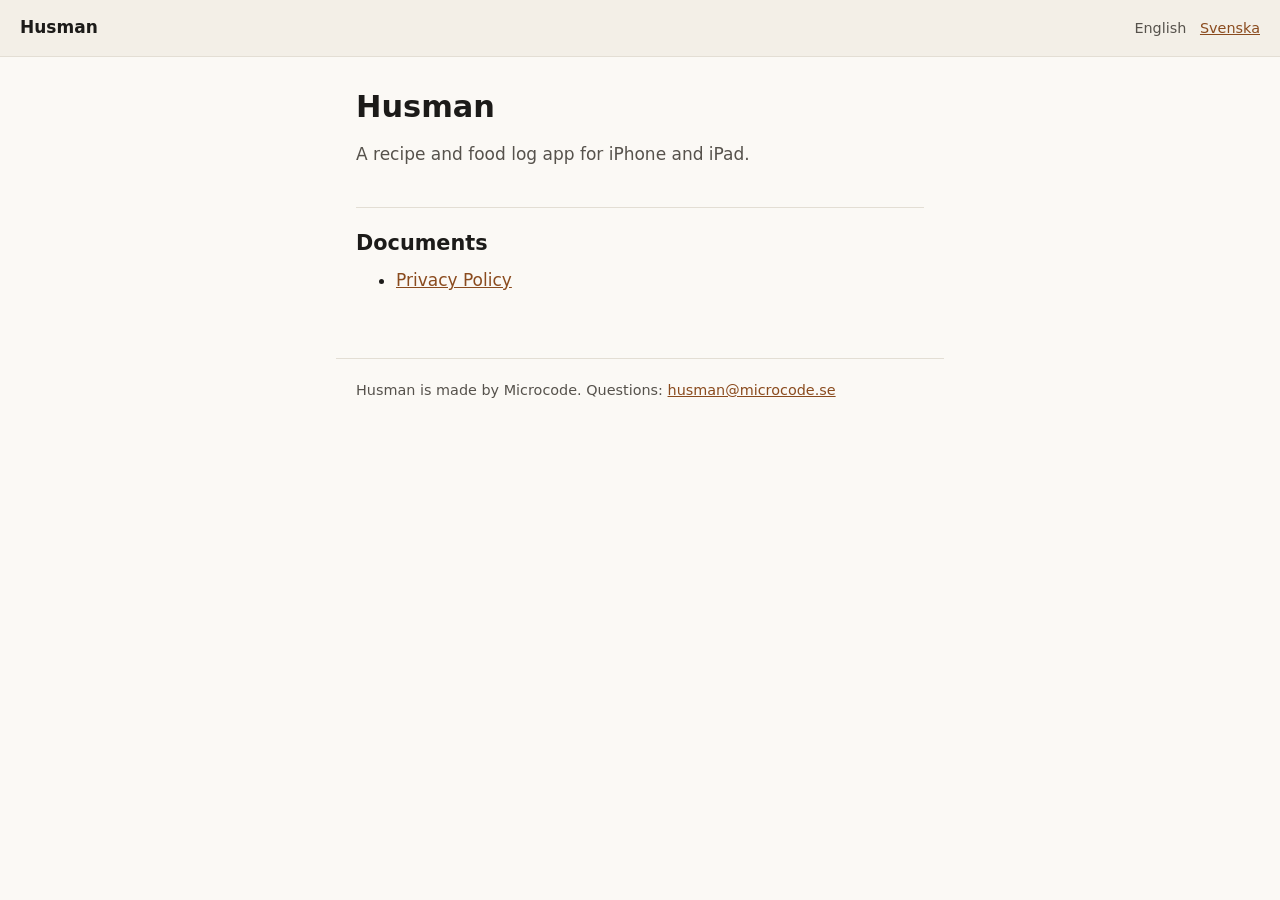
<file: index.html>
<!DOCTYPE html>
<html lang="en">
  <head>
    <meta charset="utf-8">
    <meta name="viewport" content="width=device-width, initial-scale=1">
    <title>Husman</title>
    <meta name="description" content="Husman is a recipe and food log app for iPhone and iPad.">
    <meta name="color-scheme" content="light dark">
    <link rel="canonical" href="https://husman.microcode.se/">
    <link rel="alternate" hreflang="en" href="https://husman.microcode.se/">
    <link rel="alternate" hreflang="x-default" href="https://husman.microcode.se/">
    <link rel="alternate" hreflang="sv" href="https://husman.microcode.se/sv/">
    <link rel="stylesheet" href="/assets/style.css">
  </head>
  <body>
    <header class="bar">
      <!-- The name again, for the eye only: the heading below says it to a
           screen reader, and on this page it links nowhere. -->
      <span class="home" aria-hidden="true">Husman</span>
      <nav class="languages" aria-label="Language">
        <span class="current" lang="en" aria-current="true">English</span>
        <a href="/sv/" lang="sv" hreflang="sv">Svenska</a>
      </nav>
    </header>
    <main>
      <h1>Husman</h1>
      <p class="tagline">A recipe and food log app for iPhone and iPad.</p>
      <h2>Documents</h2>
      <ul>
        <li><a href="/privacy/">Privacy Policy</a></li>
      </ul>
    </main>
    <footer>
      <p>Husman is made by Microcode. Questions: <a href="mailto:husman@microcode.se">husman@microcode.se</a></p>
    </footer>
  </body>
</html>
</file>
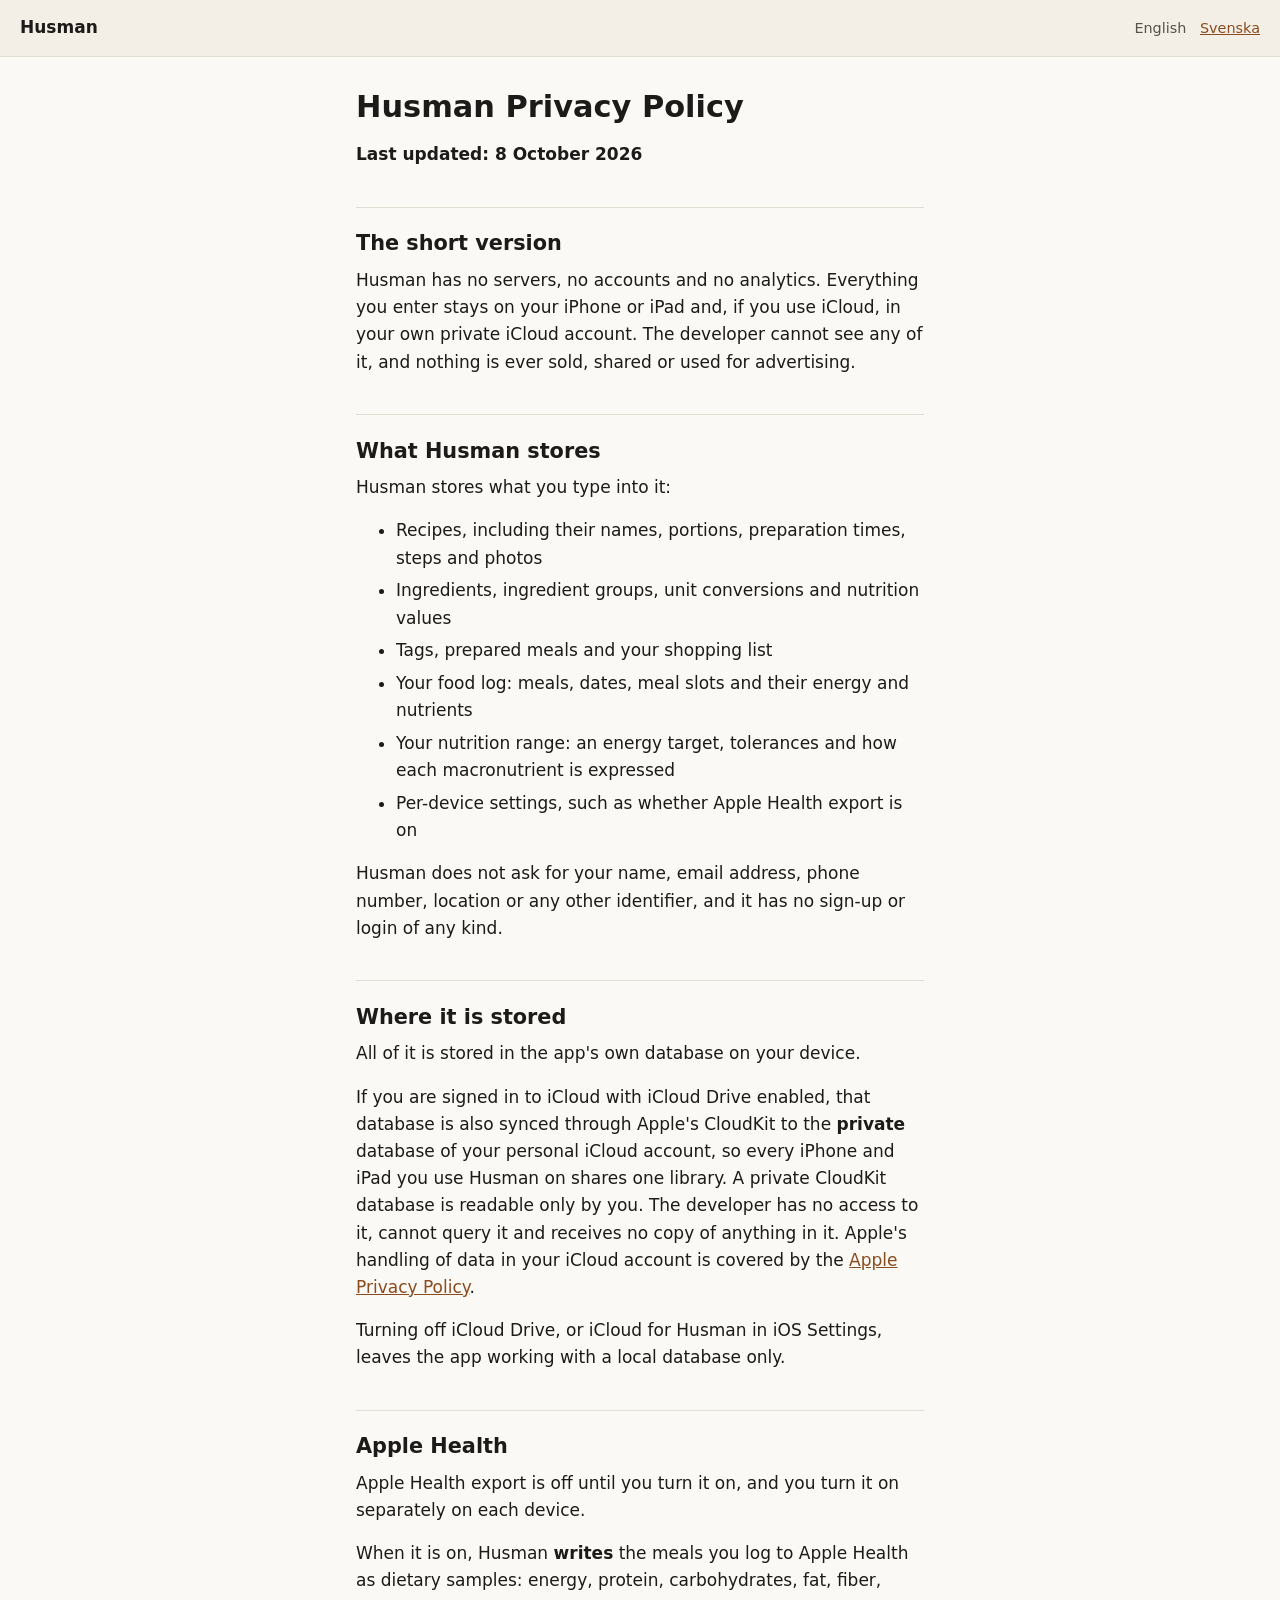
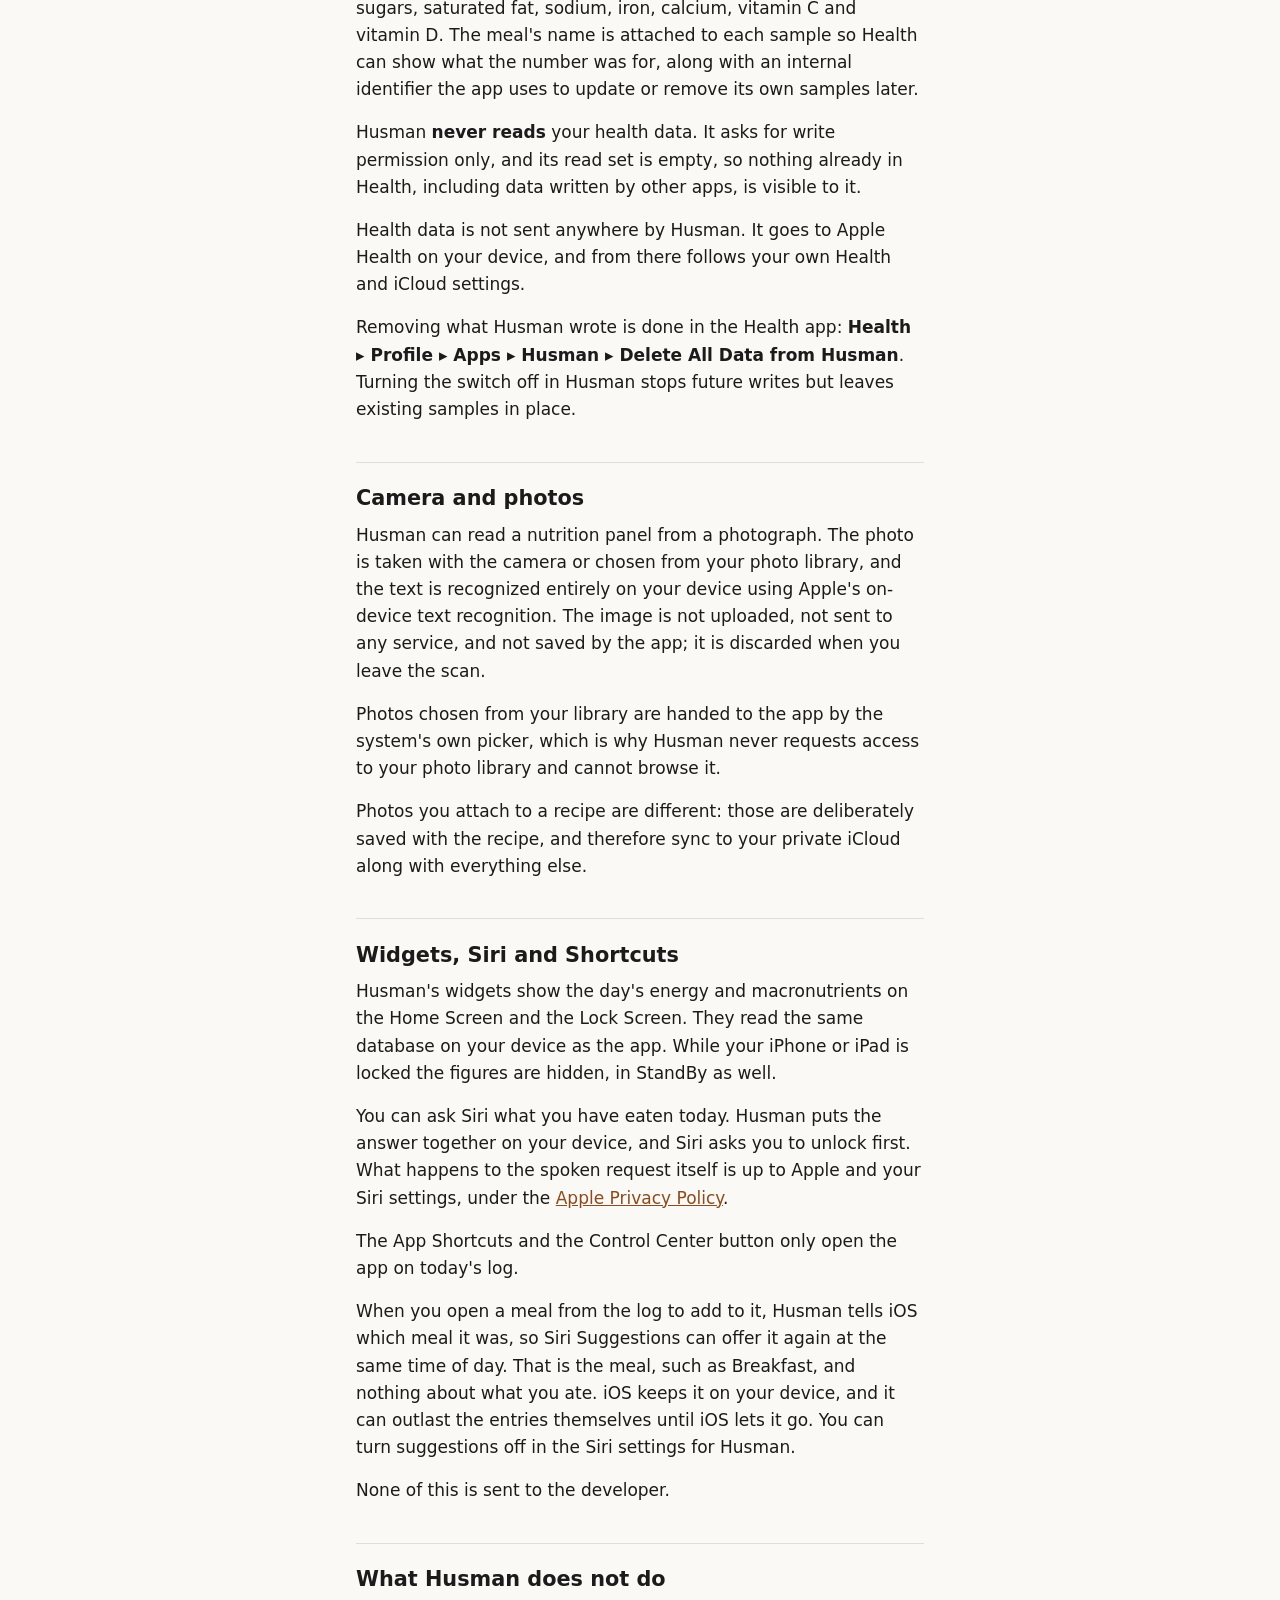
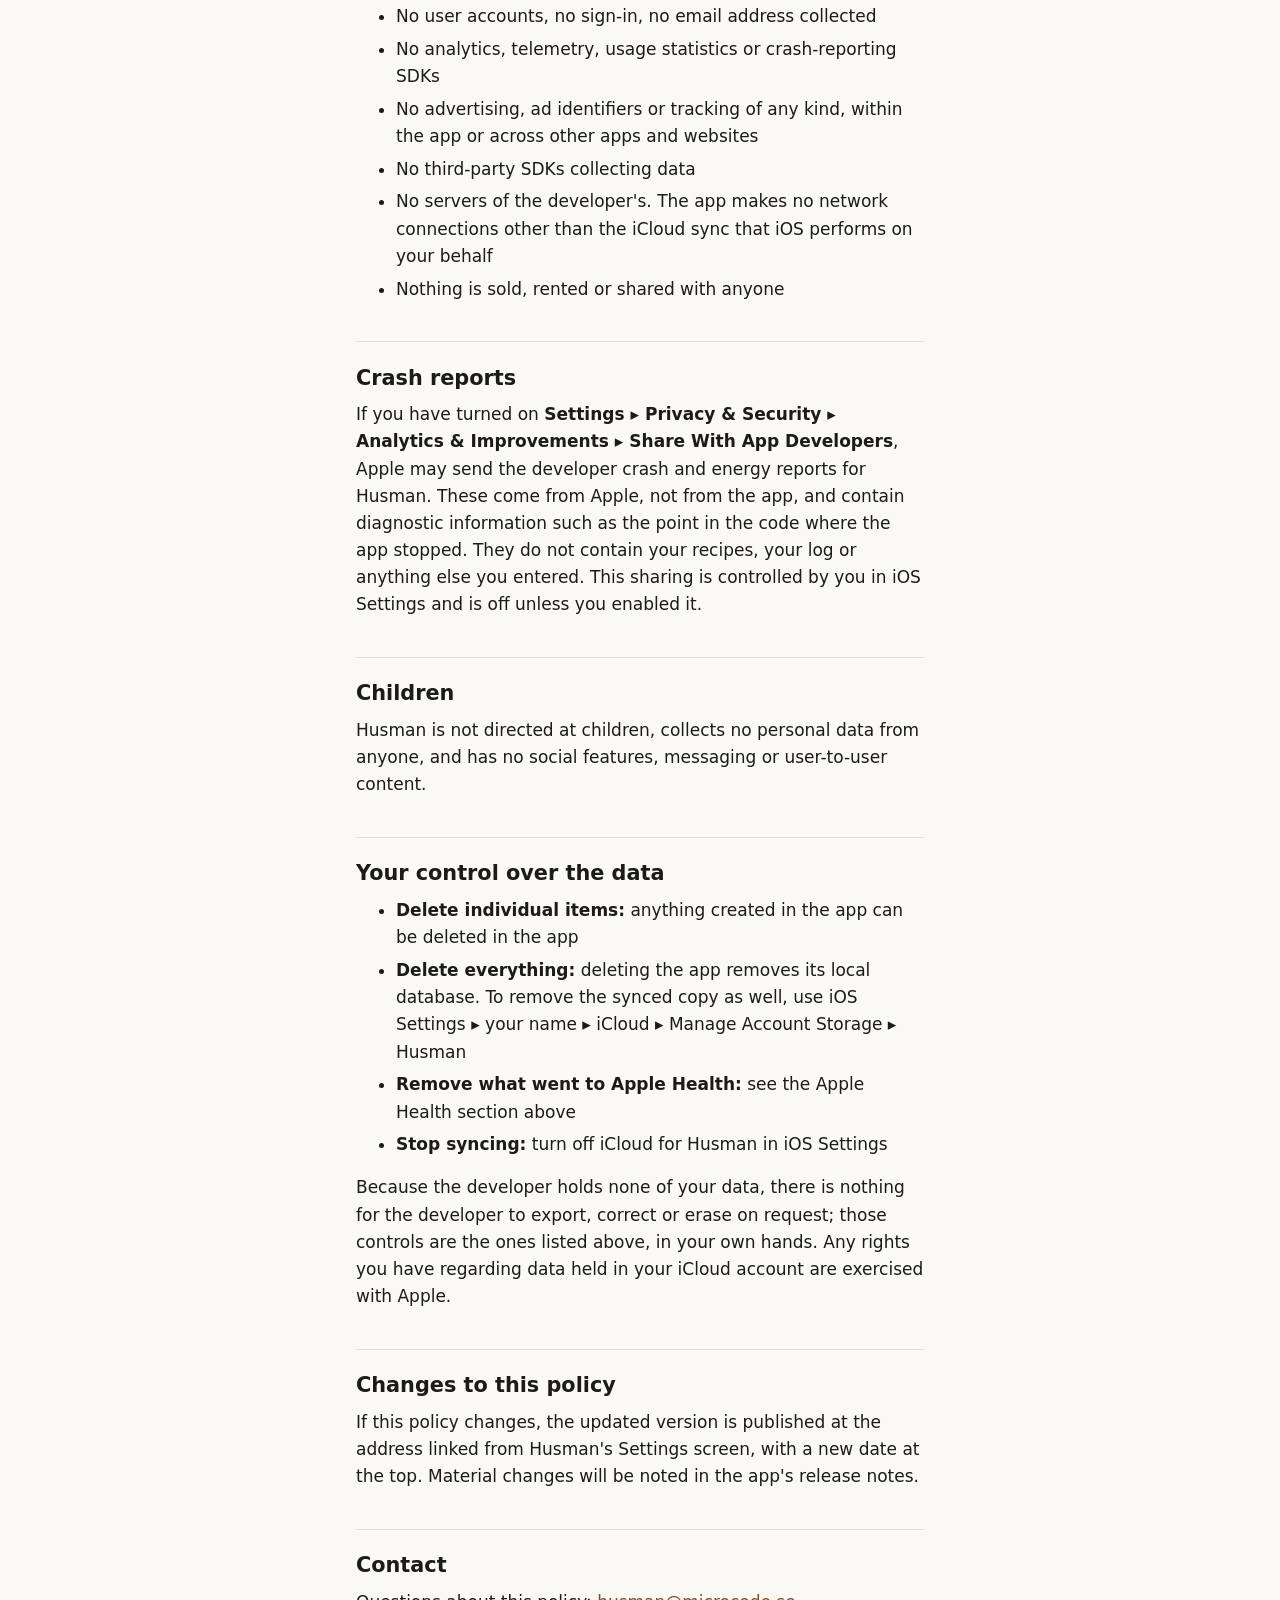
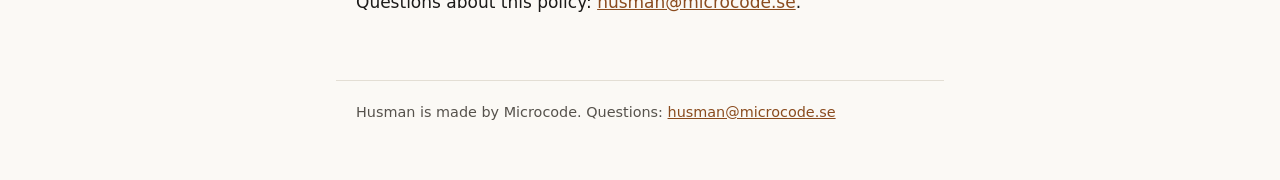
<file: privacy/index.html>
<!DOCTYPE html>
<html lang="en">
  <head>
    <meta charset="utf-8">
    <meta name="viewport" content="width=device-width, initial-scale=1">
    <title>Privacy Policy | Husman</title>
    <meta name="description" content="How Husman handles your data: no servers, no accounts, no analytics.">
    <meta name="color-scheme" content="light dark">
    <link rel="canonical" href="https://husman.microcode.se/privacy/">
    <link rel="alternate" hreflang="en" href="https://husman.microcode.se/privacy/">
    <link rel="alternate" hreflang="x-default" href="https://husman.microcode.se/privacy/">
    <link rel="alternate" hreflang="sv" href="https://husman.microcode.se/sv/privacy/">
    <link rel="stylesheet" href="/assets/style.css">
  </head>
  <body>
    <header class="bar">
      <a class="home" href="/">Husman</a>
      <nav class="languages" aria-label="Language">
        <span class="current" lang="en" aria-current="true">English</span>
        <a href="/sv/privacy/" lang="sv" hreflang="sv">Svenska</a>
      </nav>
    </header>
    <main>
<h1>Husman Privacy Policy</h1>
<p><strong>Last updated: 8 October 2026</strong></p>
<h2 id="the-short-version">The short version</h2>
<p>Husman has no servers, no accounts and no analytics. Everything you enter stays on your iPhone or iPad and, if you use iCloud, in your own private iCloud account. The developer cannot see any of it, and nothing is ever sold, shared or used for advertising.</p>
<h2 id="what-husman-stores">What Husman stores</h2>
<p>Husman stores what you type into it:</p>
<ul>
<li>Recipes, including their names, portions, preparation times, steps and photos</li>
<li>Ingredients, ingredient groups, unit conversions and nutrition values</li>
<li>Tags, prepared meals and your shopping list</li>
<li>Your food log: meals, dates, meal slots and their energy and nutrients</li>
<li>Your nutrition range: an energy target, tolerances and how each macronutrient is expressed</li>
<li>Per-device settings, such as whether Apple Health export is on</li>
</ul>
<p>Husman does not ask for your name, email address, phone number, location or any other identifier, and it has no sign-up or login of any kind.</p>
<h2 id="where-it-is-stored">Where it is stored</h2>
<p>All of it is stored in the app's own database on your device.</p>
<p>If you are signed in to iCloud with iCloud Drive enabled, that database is also synced through Apple's CloudKit to the <strong>private</strong> database of your personal iCloud account, so every iPhone and iPad you use Husman on shares one library. A private CloudKit database is readable only by you. The developer has no access to it, cannot query it and receives no copy of anything in it. Apple's handling of data in your iCloud account is covered by the <a href="https://www.apple.com/legal/privacy/">Apple Privacy Policy</a>.</p>
<p>Turning off iCloud Drive, or iCloud for Husman in iOS Settings, leaves the app working with a local database only.</p>
<h2 id="apple-health">Apple Health</h2>
<p>Apple Health export is off until you turn it on, and you turn it on separately on each device.</p>
<p>When it is on, Husman <strong>writes</strong> the meals you log to Apple Health as dietary samples: energy, protein, carbohydrates, fat, fiber, sugars, saturated fat, sodium, iron, calcium, vitamin C and vitamin D. The meal's name is attached to each sample so Health can show what the number was for, along with an internal identifier the app uses to update or remove its own samples later.</p>
<p>Husman <strong>never reads</strong> your health data. It asks for write permission only, and its read set is empty, so nothing already in Health, including data written by other apps, is visible to it.</p>
<p>Health data is not sent anywhere by Husman. It goes to Apple Health on your device, and from there follows your own Health and iCloud settings.</p>
<p>Removing what Husman wrote is done in the Health app: <strong>Health <span aria-hidden="true">▸</span><span class="visually-hidden">,</span> Profile <span aria-hidden="true">▸</span><span class="visually-hidden">,</span> Apps <span aria-hidden="true">▸</span><span class="visually-hidden">,</span> Husman <span aria-hidden="true">▸</span><span class="visually-hidden">,</span> Delete All Data from Husman</strong>. Turning the switch off in Husman stops future writes but leaves existing samples in place.</p>
<h2 id="camera-and-photos">Camera and photos</h2>
<p>Husman can read a nutrition panel from a photograph. The photo is taken with the camera or chosen from your photo library, and the text is recognized entirely on your device using Apple's on-device text recognition. The image is not uploaded, not sent to any service, and not saved by the app; it is discarded when you leave the scan.</p>
<p>Photos chosen from your library are handed to the app by the system's own picker, which is why Husman never requests access to your photo library and cannot browse it.</p>
<p>Photos you attach to a recipe are different: those are deliberately saved with the recipe, and therefore sync to your private iCloud along with everything else.</p>
<h2 id="widgets-siri-and-shortcuts">Widgets, Siri and Shortcuts</h2>
<p>Husman's widgets show the day's energy and macronutrients on the Home Screen and the Lock Screen. They read the same database on your device as the app. While your iPhone or iPad is locked the figures are hidden, in StandBy as well.</p>
<p>You can ask Siri what you have eaten today. Husman puts the answer together on your device, and Siri asks you to unlock first. What happens to the spoken request itself is up to Apple and your Siri settings, under the <a href="https://www.apple.com/legal/privacy/">Apple Privacy Policy</a>.</p>
<p>The App Shortcuts and the Control Center button only open the app on today's log.</p>
<p>When you open a meal from the log to add to it, Husman tells iOS which meal it was, so Siri Suggestions can offer it again at the same time of day. That is the meal, such as Breakfast, and nothing about what you ate. iOS keeps it on your device, and it can outlast the entries themselves until iOS lets it go. You can turn suggestions off in the Siri settings for Husman.</p>
<p>None of this is sent to the developer.</p>
<h2 id="what-husman-does-not-do">What Husman does not do</h2>
<ul>
<li>No user accounts, no sign-in, no email address collected</li>
<li>No analytics, telemetry, usage statistics or crash-reporting SDKs</li>
<li>No advertising, ad identifiers or tracking of any kind, within the app or across other apps and websites</li>
<li>No third-party SDKs collecting data</li>
<li>No servers of the developer's. The app makes no network connections other than the iCloud sync that iOS performs on your behalf</li>
<li>Nothing is sold, rented or shared with anyone</li>
</ul>
<h2 id="crash-reports">Crash reports</h2>
<p>If you have turned on <strong>Settings <span aria-hidden="true">▸</span><span class="visually-hidden">,</span> Privacy &amp; Security <span aria-hidden="true">▸</span><span class="visually-hidden">,</span> Analytics &amp; Improvements <span aria-hidden="true">▸</span><span class="visually-hidden">,</span> Share With App Developers</strong>, Apple may send the developer crash and energy reports for Husman. These come from Apple, not from the app, and contain diagnostic information such as the point in the code where the app stopped. They do not contain your recipes, your log or anything else you entered. This sharing is controlled by you in iOS Settings and is off unless you enabled it.</p>
<h2 id="children">Children</h2>
<p>Husman is not directed at children, collects no personal data from anyone, and has no social features, messaging or user-to-user content.</p>
<h2 id="your-control-over-the-data">Your control over the data</h2>
<ul>
<li><strong>Delete individual items:</strong> anything created in the app can be deleted in the app</li>
<li><strong>Delete everything:</strong> deleting the app removes its local database. To remove the synced copy as well, use iOS Settings <span aria-hidden="true">▸</span><span class="visually-hidden">,</span> your name <span aria-hidden="true">▸</span><span class="visually-hidden">,</span> iCloud <span aria-hidden="true">▸</span><span class="visually-hidden">,</span> Manage Account Storage <span aria-hidden="true">▸</span><span class="visually-hidden">,</span> Husman</li>
<li><strong>Remove what went to Apple Health:</strong> see the Apple Health section above</li>
<li><strong>Stop syncing:</strong> turn off iCloud for Husman in iOS Settings</li>
</ul>
<p>Because the developer holds none of your data, there is nothing for the developer to export, correct or erase on request; those controls are the ones listed above, in your own hands. Any rights you have regarding data held in your iCloud account are exercised with Apple.</p>
<h2 id="changes-to-this-policy">Changes to this policy</h2>
<p>If this policy changes, the updated version is published at the address linked from Husman's Settings screen, with a new date at the top. Material changes will be noted in the app's release notes.</p>
<h2 id="contact">Contact</h2>
<p>Questions about this policy: <a href="mailto:husman@microcode.se">husman@microcode.se</a>.</p>
    </main>
    <footer>
      <p>Husman is made by Microcode. Questions: <a href="mailto:husman@microcode.se">husman@microcode.se</a></p>
    </footer>
  </body>
</html>
</file>
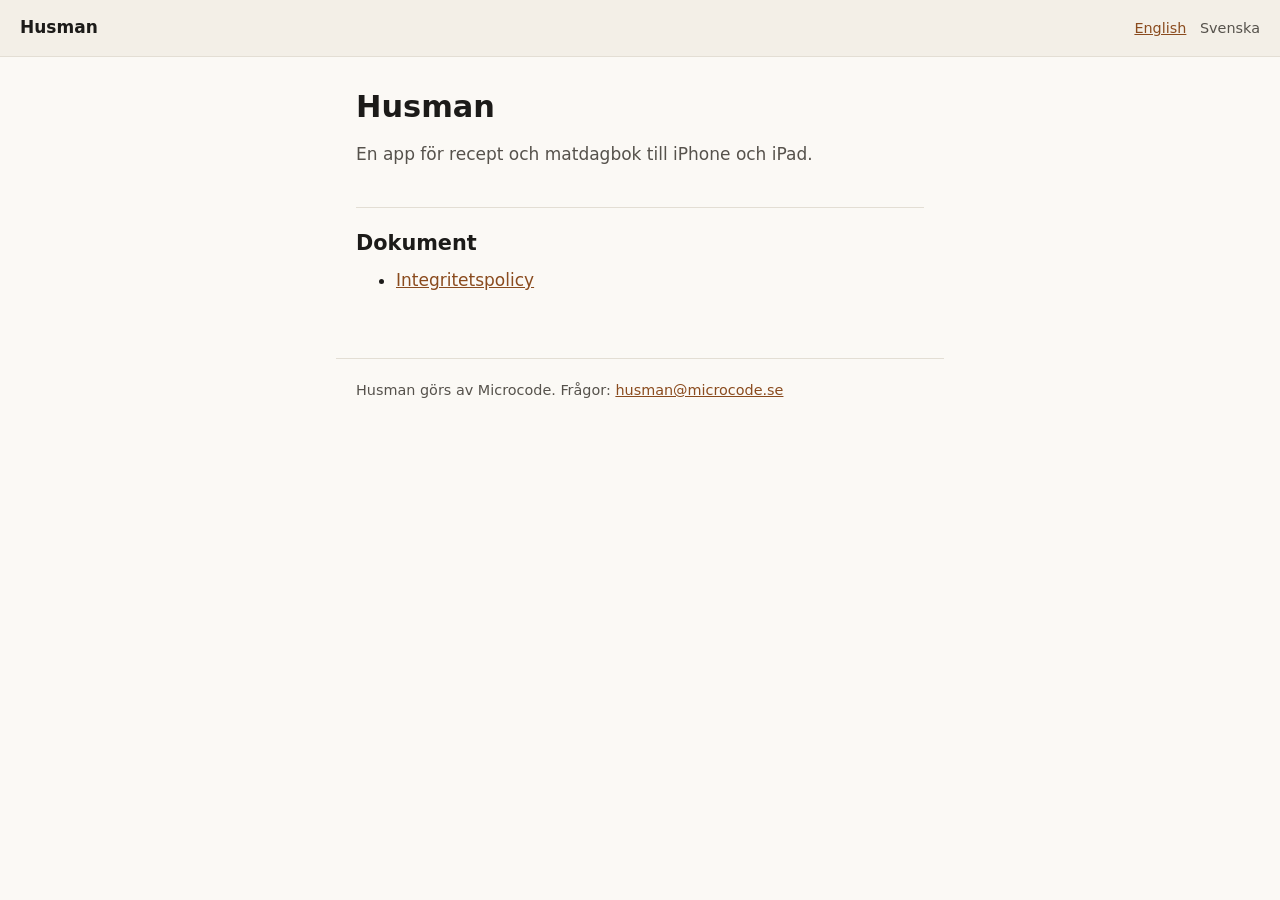
<file: sv/index.html>
<!DOCTYPE html>
<html lang="sv">
  <head>
    <meta charset="utf-8">
    <meta name="viewport" content="width=device-width, initial-scale=1">
    <title>Husman</title>
    <meta name="description" content="Husman är en app för recept och matdagbok till iPhone och iPad.">
    <meta name="color-scheme" content="light dark">
    <link rel="canonical" href="https://husman.microcode.se/sv/">
    <link rel="alternate" hreflang="en" href="https://husman.microcode.se/">
    <link rel="alternate" hreflang="x-default" href="https://husman.microcode.se/">
    <link rel="alternate" hreflang="sv" href="https://husman.microcode.se/sv/">
    <link rel="stylesheet" href="/assets/style.css">
  </head>
  <body>
    <header class="bar">
      <!-- The name again, for the eye only: the heading below says it to a
           screen reader, and on this page it links nowhere. -->
      <span class="home" aria-hidden="true">Husman</span>
      <nav class="languages" aria-label="Språk">
        <a href="/" lang="en" hreflang="en">English</a>
        <span class="current" lang="sv" aria-current="true">Svenska</span>
      </nav>
    </header>
    <main>
      <h1>Husman</h1>
      <p class="tagline">En app för recept och matdagbok till iPhone och iPad.</p>
      <h2>Dokument</h2>
      <ul>
        <li><a href="/sv/privacy/">Integritetspolicy</a></li>
      </ul>
    </main>
    <footer>
      <p>Husman görs av Microcode. Frågor: <a href="mailto:husman@microcode.se">husman@microcode.se</a></p>
    </footer>
  </body>
</html>
</file>
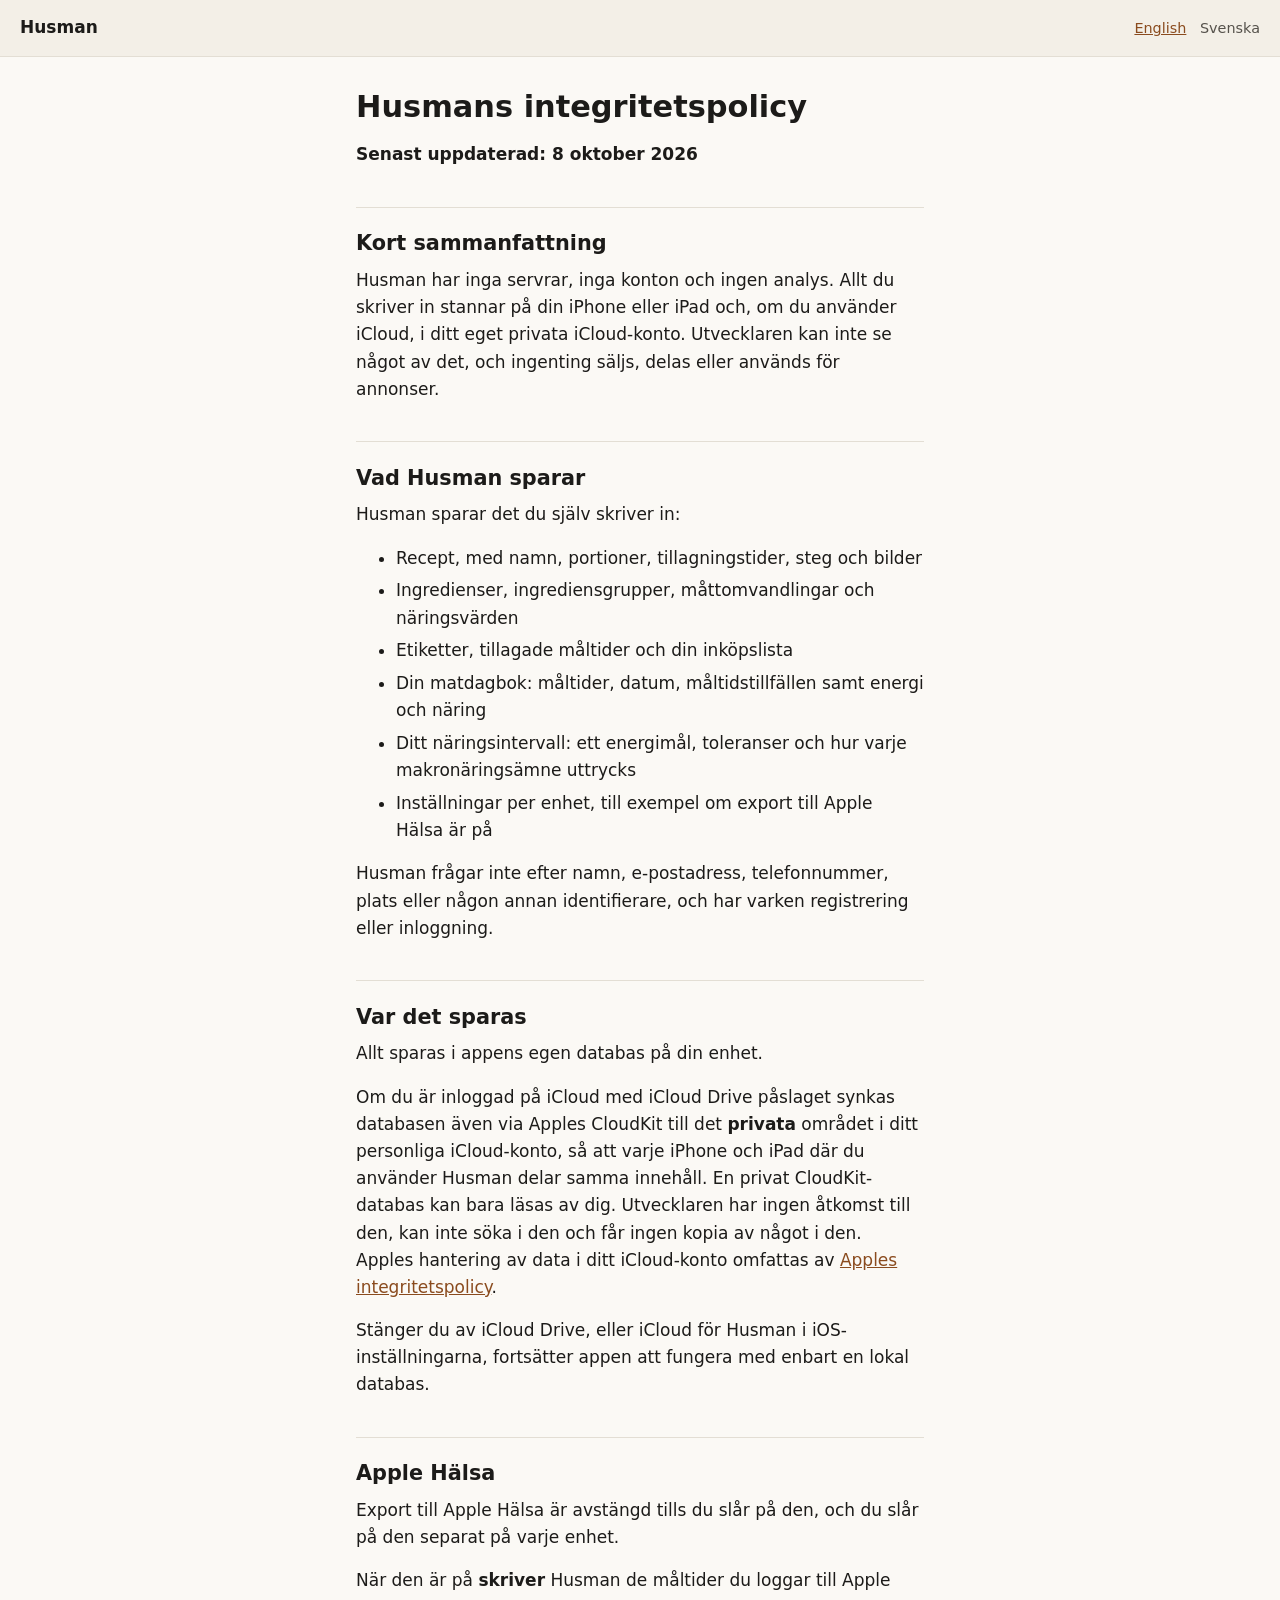
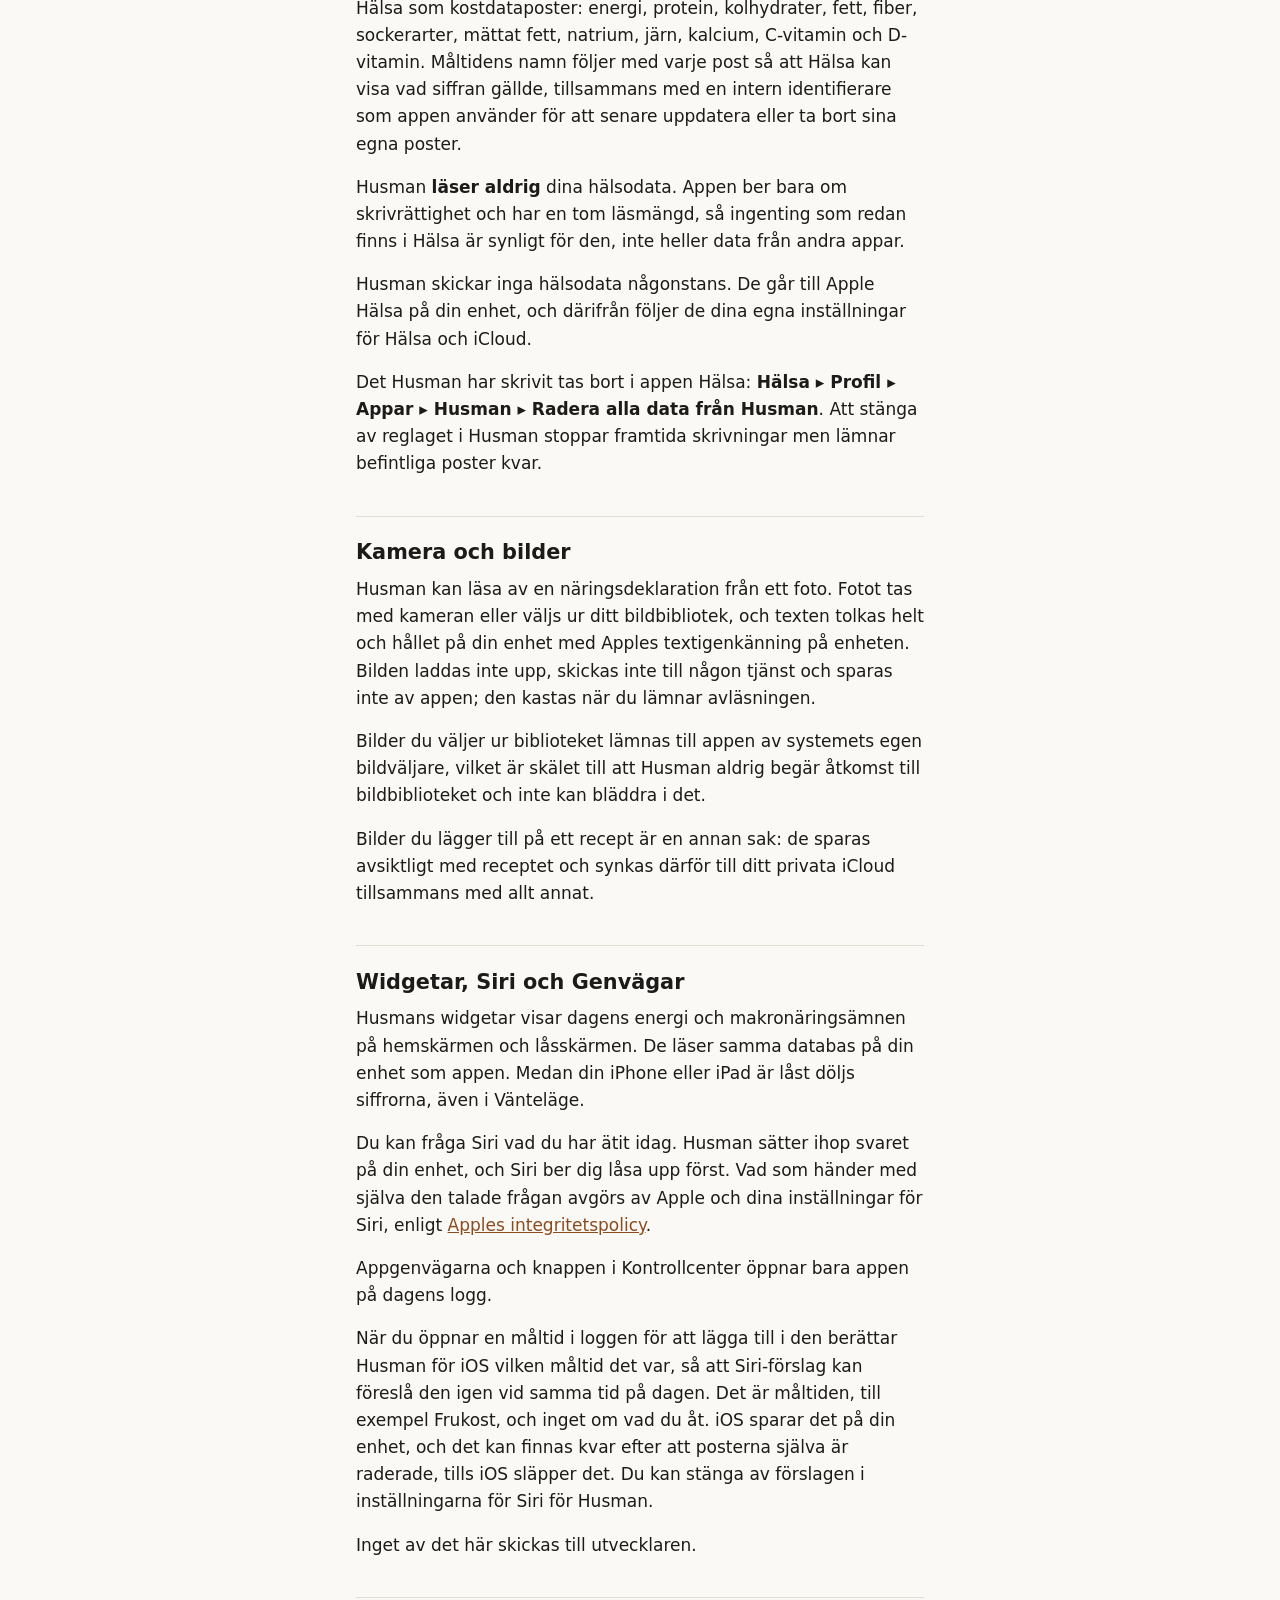
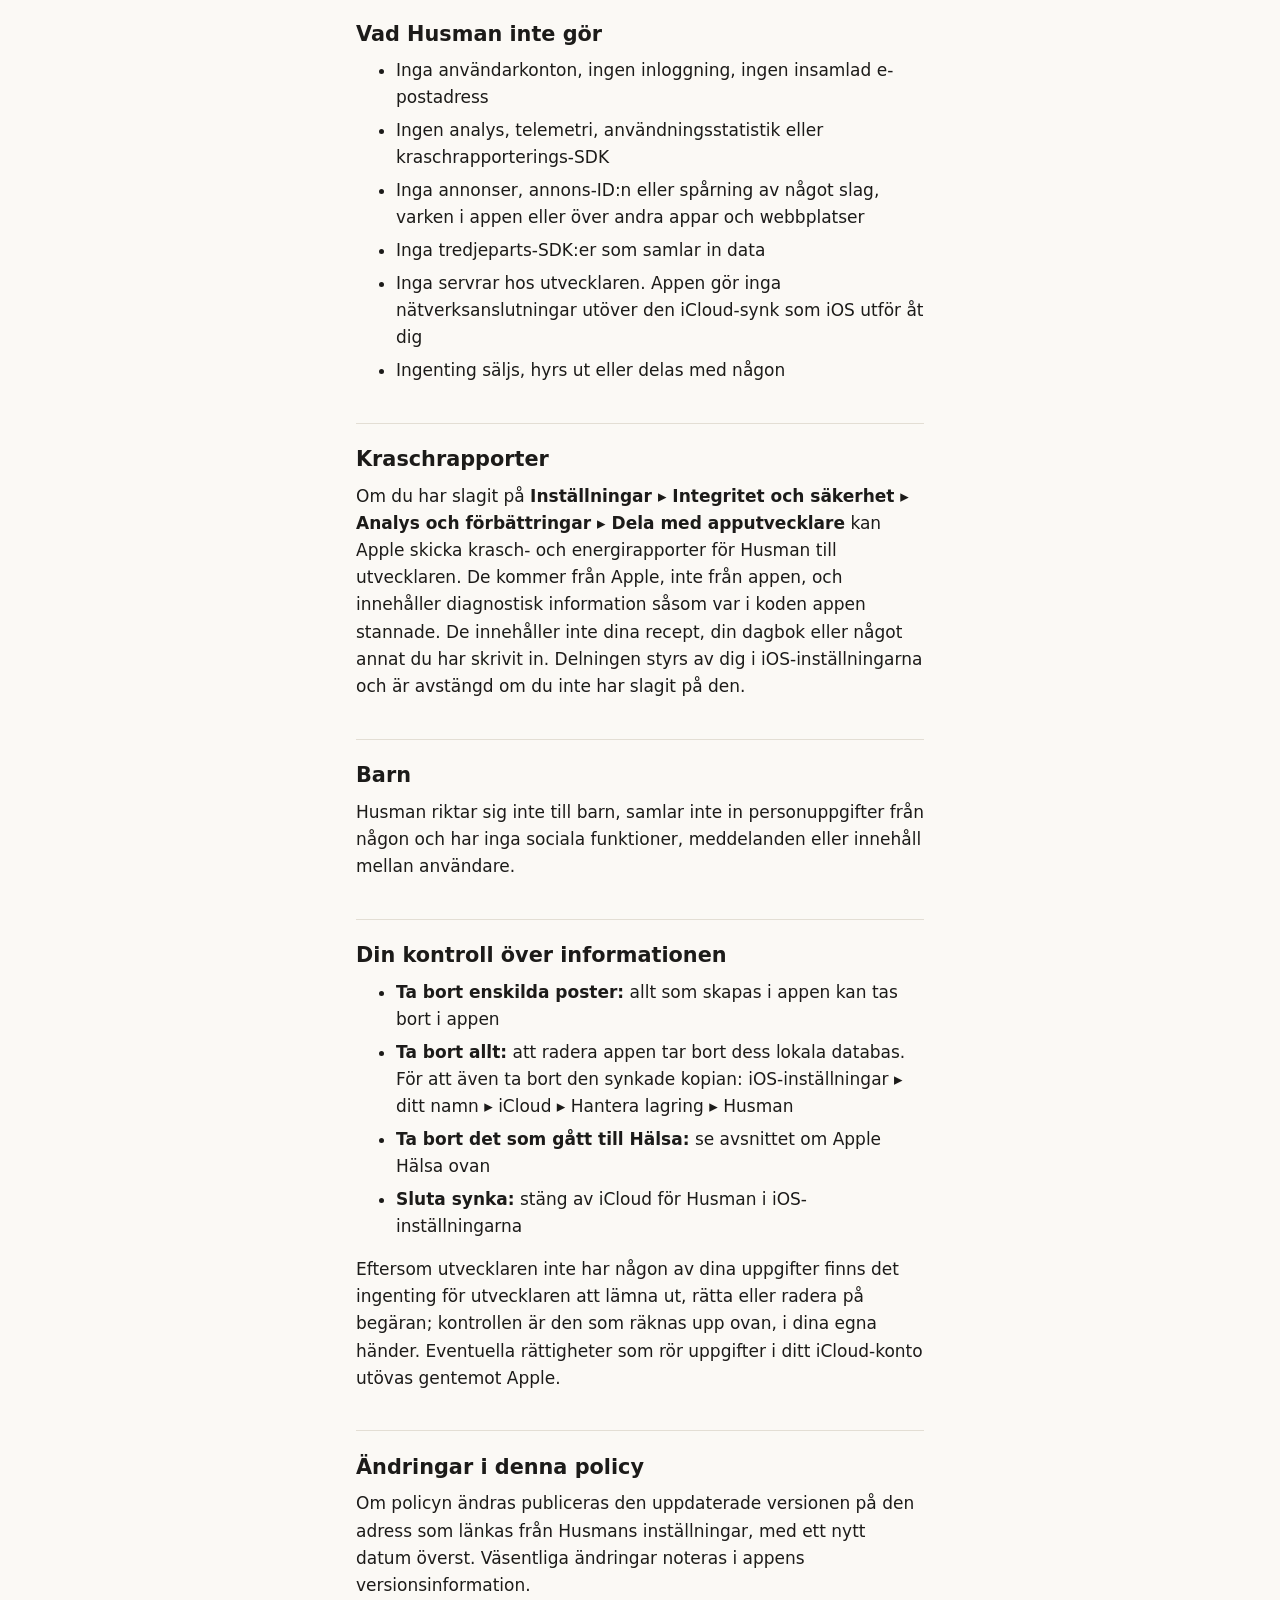
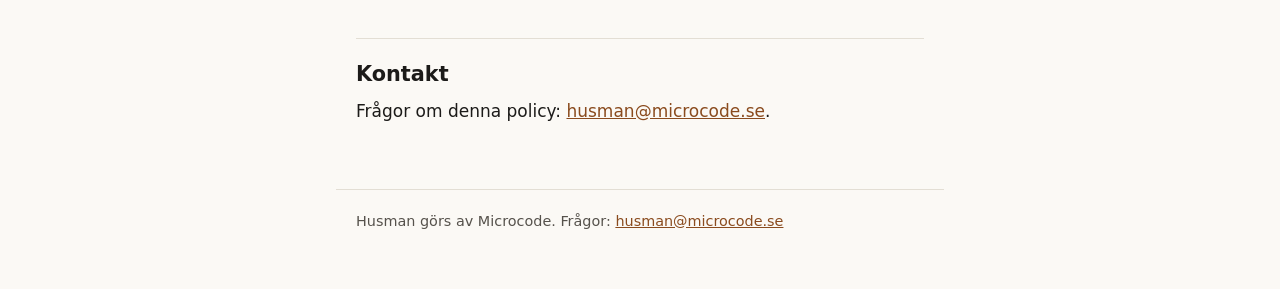
<file: sv/privacy/index.html>
<!DOCTYPE html>
<html lang="sv">
  <head>
    <meta charset="utf-8">
    <meta name="viewport" content="width=device-width, initial-scale=1">
    <title>Integritetspolicy | Husman</title>
    <meta name="description" content="Hur Husman hanterar dina uppgifter: inga servrar, inga konton, ingen analys.">
    <meta name="color-scheme" content="light dark">
    <link rel="canonical" href="https://husman.microcode.se/sv/privacy/">
    <link rel="alternate" hreflang="en" href="https://husman.microcode.se/privacy/">
    <link rel="alternate" hreflang="x-default" href="https://husman.microcode.se/privacy/">
    <link rel="alternate" hreflang="sv" href="https://husman.microcode.se/sv/privacy/">
    <link rel="stylesheet" href="/assets/style.css">
  </head>
  <body>
    <header class="bar">
      <a class="home" href="/sv/">Husman</a>
      <nav class="languages" aria-label="Språk">
        <a href="/privacy/" lang="en" hreflang="en">English</a>
        <span class="current" lang="sv" aria-current="true">Svenska</span>
      </nav>
    </header>
    <main>
<h1>Husmans integritetspolicy</h1>
<p><strong>Senast uppdaterad: 8 oktober 2026</strong></p>
<h2 id="kort-sammanfattning">Kort sammanfattning</h2>
<p>Husman har inga servrar, inga konton och ingen analys. Allt du skriver in stannar på din iPhone eller iPad och, om du använder iCloud, i ditt eget privata iCloud-konto. Utvecklaren kan inte se något av det, och ingenting säljs, delas eller används för annonser.</p>
<h2 id="vad-husman-sparar">Vad Husman sparar</h2>
<p>Husman sparar det du själv skriver in:</p>
<ul>
<li>Recept, med namn, portioner, tillagningstider, steg och bilder</li>
<li>Ingredienser, ingrediensgrupper, måttomvandlingar och näringsvärden</li>
<li>Etiketter, tillagade måltider och din inköpslista</li>
<li>Din matdagbok: måltider, datum, måltidstillfällen samt energi och näring</li>
<li>Ditt näringsintervall: ett energimål, toleranser och hur varje makronäringsämne uttrycks</li>
<li>Inställningar per enhet, till exempel om export till Apple Hälsa är på</li>
</ul>
<p>Husman frågar inte efter namn, e-postadress, telefonnummer, plats eller någon annan identifierare, och har varken registrering eller inloggning.</p>
<h2 id="var-det-sparas">Var det sparas</h2>
<p>Allt sparas i appens egen databas på din enhet.</p>
<p>Om du är inloggad på iCloud med iCloud Drive påslaget synkas databasen även via Apples CloudKit till det <strong>privata</strong> området i ditt personliga iCloud-konto, så att varje iPhone och iPad där du använder Husman delar samma innehåll. En privat CloudKit-databas kan bara läsas av dig. Utvecklaren har ingen åtkomst till den, kan inte söka i den och får ingen kopia av något i den. Apples hantering av data i ditt iCloud-konto omfattas av <a href="https://www.apple.com/se/legal/privacy/">Apples integritetspolicy</a>.</p>
<p>Stänger du av iCloud Drive, eller iCloud för Husman i iOS-inställningarna, fortsätter appen att fungera med enbart en lokal databas.</p>
<h2 id="apple-hälsa">Apple Hälsa</h2>
<p>Export till Apple Hälsa är avstängd tills du slår på den, och du slår på den separat på varje enhet.</p>
<p>När den är på <strong>skriver</strong> Husman de måltider du loggar till Apple Hälsa som kostdataposter: energi, protein, kolhydrater, fett, fiber, sockerarter, mättat fett, natrium, järn, kalcium, C-vitamin och D-vitamin. Måltidens namn följer med varje post så att Hälsa kan visa vad siffran gällde, tillsammans med en intern identifierare som appen använder för att senare uppdatera eller ta bort sina egna poster.</p>
<p>Husman <strong>läser aldrig</strong> dina hälsodata. Appen ber bara om skrivrättighet och har en tom läsmängd, så ingenting som redan finns i Hälsa är synligt för den, inte heller data från andra appar.</p>
<p>Husman skickar inga hälsodata någonstans. De går till Apple Hälsa på din enhet, och därifrån följer de dina egna inställningar för Hälsa och iCloud.</p>
<p>Det Husman har skrivit tas bort i appen Hälsa: <strong>Hälsa <span aria-hidden="true">▸</span><span class="visually-hidden">,</span> Profil <span aria-hidden="true">▸</span><span class="visually-hidden">,</span> Appar <span aria-hidden="true">▸</span><span class="visually-hidden">,</span> Husman <span aria-hidden="true">▸</span><span class="visually-hidden">,</span> Radera alla data från Husman</strong>. Att stänga av reglaget i Husman stoppar framtida skrivningar men lämnar befintliga poster kvar.</p>
<h2 id="kamera-och-bilder">Kamera och bilder</h2>
<p>Husman kan läsa av en näringsdeklaration från ett foto. Fotot tas med kameran eller väljs ur ditt bildbibliotek, och texten tolkas helt och hållet på din enhet med Apples textigenkänning på enheten. Bilden laddas inte upp, skickas inte till någon tjänst och sparas inte av appen; den kastas när du lämnar avläsningen.</p>
<p>Bilder du väljer ur biblioteket lämnas till appen av systemets egen bildväljare, vilket är skälet till att Husman aldrig begär åtkomst till bildbiblioteket och inte kan bläddra i det.</p>
<p>Bilder du lägger till på ett recept är en annan sak: de sparas avsiktligt med receptet och synkas därför till ditt privata iCloud tillsammans med allt annat.</p>
<h2 id="widgetar-siri-och-genvägar">Widgetar, Siri och Genvägar</h2>
<p>Husmans widgetar visar dagens energi och makronäringsämnen på hemskärmen och låsskärmen. De läser samma databas på din enhet som appen. Medan din iPhone eller iPad är låst döljs siffrorna, även i Vänteläge.</p>
<p>Du kan fråga Siri vad du har ätit idag. Husman sätter ihop svaret på din enhet, och Siri ber dig låsa upp först. Vad som händer med själva den talade frågan avgörs av Apple och dina inställningar för Siri, enligt <a href="https://www.apple.com/se/legal/privacy/">Apples integritetspolicy</a>.</p>
<p>Appgenvägarna och knappen i Kontrollcenter öppnar bara appen på dagens logg.</p>
<p>När du öppnar en måltid i loggen för att lägga till i den berättar Husman för iOS vilken måltid det var, så att Siri-förslag kan föreslå den igen vid samma tid på dagen. Det är måltiden, till exempel Frukost, och inget om vad du åt. iOS sparar det på din enhet, och det kan finnas kvar efter att posterna själva är raderade, tills iOS släpper det. Du kan stänga av förslagen i inställningarna för Siri för Husman.</p>
<p>Inget av det här skickas till utvecklaren.</p>
<h2 id="vad-husman-inte-gör">Vad Husman inte gör</h2>
<ul>
<li>Inga användarkonton, ingen inloggning, ingen insamlad e-postadress</li>
<li>Ingen analys, telemetri, användningsstatistik eller kraschrapporterings-SDK</li>
<li>Inga annonser, annons-ID:n eller spårning av något slag, varken i appen eller över andra appar och webbplatser</li>
<li>Inga tredjeparts-SDK:er som samlar in data</li>
<li>Inga servrar hos utvecklaren. Appen gör inga nätverksanslutningar utöver den iCloud-synk som iOS utför åt dig</li>
<li>Ingenting säljs, hyrs ut eller delas med någon</li>
</ul>
<h2 id="kraschrapporter">Kraschrapporter</h2>
<p>Om du har slagit på <strong>Inställningar <span aria-hidden="true">▸</span><span class="visually-hidden">,</span> Integritet och säkerhet <span aria-hidden="true">▸</span><span class="visually-hidden">,</span> Analys och förbättringar <span aria-hidden="true">▸</span><span class="visually-hidden">,</span> Dela med apputvecklare</strong> kan Apple skicka krasch- och energirapporter för Husman till utvecklaren. De kommer från Apple, inte från appen, och innehåller diagnostisk information såsom var i koden appen stannade. De innehåller inte dina recept, din dagbok eller något annat du har skrivit in. Delningen styrs av dig i iOS-inställningarna och är avstängd om du inte har slagit på den.</p>
<h2 id="barn">Barn</h2>
<p>Husman riktar sig inte till barn, samlar inte in personuppgifter från någon och har inga sociala funktioner, meddelanden eller innehåll mellan användare.</p>
<h2 id="din-kontroll-över-informationen">Din kontroll över informationen</h2>
<ul>
<li><strong>Ta bort enskilda poster:</strong> allt som skapas i appen kan tas bort i appen</li>
<li><strong>Ta bort allt:</strong> att radera appen tar bort dess lokala databas. För att även ta bort den synkade kopian: iOS-inställningar <span aria-hidden="true">▸</span><span class="visually-hidden">,</span> ditt namn <span aria-hidden="true">▸</span><span class="visually-hidden">,</span> iCloud <span aria-hidden="true">▸</span><span class="visually-hidden">,</span> Hantera lagring <span aria-hidden="true">▸</span><span class="visually-hidden">,</span> Husman</li>
<li><strong>Ta bort det som gått till Hälsa:</strong> se avsnittet om Apple Hälsa ovan</li>
<li><strong>Sluta synka:</strong> stäng av iCloud för Husman i iOS-inställningarna</li>
</ul>
<p>Eftersom utvecklaren inte har någon av dina uppgifter finns det ingenting för utvecklaren att lämna ut, rätta eller radera på begäran; kontrollen är den som räknas upp ovan, i dina egna händer. Eventuella rättigheter som rör uppgifter i ditt iCloud-konto utövas gentemot Apple.</p>
<h2 id="ändringar-i-denna-policy">Ändringar i denna policy</h2>
<p>Om policyn ändras publiceras den uppdaterade versionen på den adress som länkas från Husmans inställningar, med ett nytt datum överst. Väsentliga ändringar noteras i appens versionsinformation.</p>
<h2 id="kontakt">Kontakt</h2>
<p>Frågor om denna policy: <a href="mailto:husman@microcode.se">husman@microcode.se</a>.</p>
    </main>
    <footer>
      <p>Husman görs av Microcode. Frågor: <a href="mailto:husman@microcode.se">husman@microcode.se</a></p>
    </footer>
  </body>
</html>
</file>
<file: assets/style.css>
/* One stylesheet for the whole public site. Light and dark come from the
   reader's own setting; nothing here depends on JavaScript. */

:root {
  --ink: #1c1b19;
  --ink-soft: #56524c;
  --paper: #fbf9f5;
  --rule: #e3ded4;
  --link: #8a4b1e;
  --bar: #f3efe7;
}

@media (prefers-color-scheme: dark) {
  :root {
    --ink: #ece8e1;
    --ink-soft: #a9a29a;
    --paper: #1a1917;
    --rule: #33302c;
    --link: #e0a06a;
    --bar: #222120;
  }
}

* {
  box-sizing: border-box;
}

html {
  -webkit-text-size-adjust: 100%;
}

body {
  margin: 0;
  background: var(--paper);
  color: var(--ink);
  /* A share of the reader's own default size rather than a pixel count, so
     a larger default in the browser makes the page larger. 106.25% is 17 px
     at the usual 16 px default. */
  font: 106.25%/1.6 -apple-system, BlinkMacSystemFont, "Segoe UI", system-ui, sans-serif;
  /* At the largest text sizes a single word can be wider than a phone.
     It breaks rather than running off the edge. */
  overflow-wrap: break-word;
}

/* Headings are where that happens first, at twice the body size. They
   hyphenate, in the page's own language, so a broken word still reads as
   one. Body text is left alone: hyphenating it would change how every page
   reads at the default size. */
h1,
h2,
h3 {
  hyphens: auto;
}

/* On iPhone and iPad the base size comes from the reader's Dynamic Type
   setting, the same one the app follows. Only iOS supports this test; on the
   Mac the system body size is smaller than the page wants, so the keyword is
   kept away from it. Every other size here is in rem and follows. */
@supports (-webkit-touch-callout: none) {
  html {
    font: -apple-system-body;
  }

  body {
    font-size: 100%;
  }
}

.bar {
  display: flex;
  flex-wrap: wrap;
  gap: 0.5rem 1rem;
  align-items: baseline;
  justify-content: space-between;
  padding: 0.9rem 1.25rem;
  background: var(--bar);
  border-bottom: 1px solid var(--rule);
}

.home {
  font-weight: 600;
  color: var(--ink);
  text-decoration: none;
}

.languages {
  display: flex;
  flex-wrap: wrap;
  gap: 0.85rem;
  font-size: 0.9rem;
}

.languages .current {
  color: var(--ink-soft);
}

main {
  max-width: 38rem;
  margin: 0 auto;
  padding: 2rem 1.25rem 3rem;
}

h1 {
  font-size: 1.9rem;
  line-height: 1.2;
  margin: 0 0 1rem;
}

h2 {
  font-size: 1.3rem;
  line-height: 1.3;
  margin: 2.4rem 0 0.6rem;
  padding-top: 1.4rem;
  border-top: 1px solid var(--rule);
}

h3 {
  font-size: 1.1rem;
  margin: 1.8rem 0 0.5rem;
}

p,
ul {
  margin: 0 0 1rem;
}

li {
  margin-bottom: 0.35rem;
}

.tagline {
  color: var(--ink-soft);
}

a {
  color: var(--link);
}

a:hover {
  text-decoration: none;
}

strong {
  font-weight: 600;
}

/* Read by a screen reader, not shown. */
.visually-hidden {
  position: absolute;
  width: 1px;
  height: 1px;
  margin: -1px;
  padding: 0;
  overflow: hidden;
  clip-path: inset(50%);
  white-space: nowrap;
  border: 0;
}

footer {
  max-width: 38rem;
  margin: 0 auto;
  padding: 1.25rem 1.25rem 2.5rem;
  border-top: 1px solid var(--rule);
  color: var(--ink-soft);
  font-size: 0.9rem;
}

@media (max-width: 26rem) {
  body {
    font-size: 100%;
  }

  main {
    padding: 1.5rem 1rem 2.5rem;
  }
}
</file>
